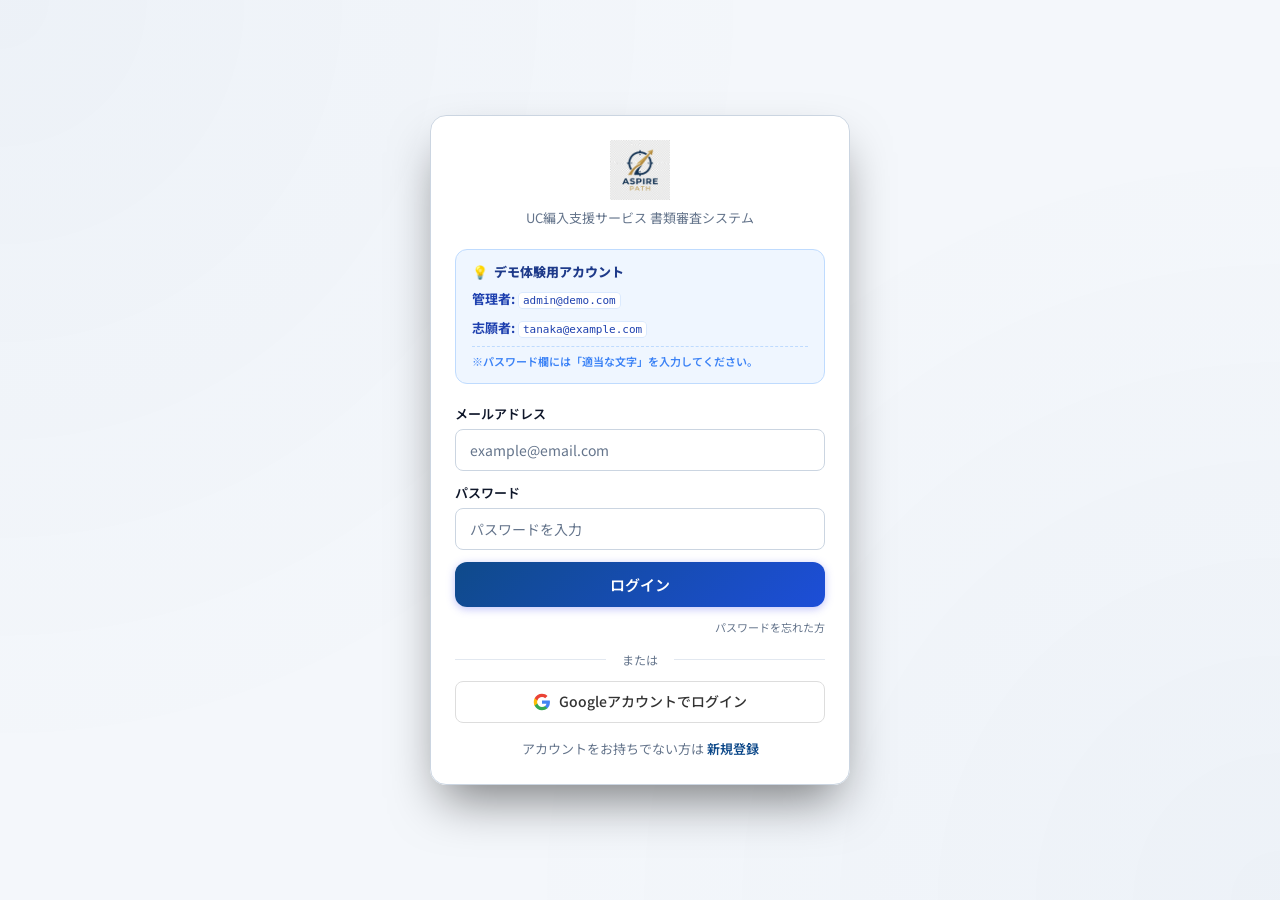
<file: index.html>
<!DOCTYPE html>
<html lang="ja">
<head>
  <meta charset="UTF-8">
  <meta name="viewport" content="width=device-width, initial-scale=1.0">
  <meta name="description" content="Aspire Path UC編入支援サービス 書類審査システム — ログイン・アカウント作成">
  <title>Aspire Path 書類審査システム — ログイン</title>
  <link rel="stylesheet" href="css/style.css">
  <link rel="icon" href="aspire-path-logo.png">
</head>
<body>
  <div class="app-container">
    <div class="auth-page">
      <div class="auth-card" id="authCard">

        <!-- Logo -->
        <div class="auth-card__logo" style="margin-bottom: 20px;">
          <img src="aspire-path-logo.png" alt="Aspire Path" style="height:60px;width:auto;object-fit:contain;display:block;margin:0 auto;">
          <div class="auth-card__logo-desc" style="margin-top:8px; font-size: 13px;">UC編入支援サービス 書類審査システム</div>
        </div>

        <!-- Demo Credentials -->
        <div style="margin: 0 0 20px 0; padding: 12px 16px; background: #eff6ff; border: 1px solid #bfdbfe; border-radius: 12px; font-size: 13px; color: #1e40af;">
          <div style="font-weight: 800; color: #1e3a8a; margin-bottom: 6px; display: flex; align-items: center; gap: 6px; font-size: 13px;">
            <span>💡</span> デモ体験用アカウント
          </div>
          <div style="display: flex; flex-wrap: wrap; gap: 8px 16px; margin-bottom: 8px;">
            <div><span style="font-weight: 700;">管理者:</span> <code style="background: #fff; padding: 1px 4px; border-radius: 4px; border: 1px solid #dbeafe; font-size: 11px;">admin@demo.com</code></div>
            <div><span style="font-weight: 700;">志願者:</span> <code style="background: #fff; padding: 1px 4px; border-radius: 4px; border: 1px solid #dbeafe; font-size: 11px;">tanaka@example.com</code></div>
          </div>
          <div style="font-size: 11px; color: #3b82f6; font-weight: 600; padding-top: 6px; border-top: 1px dashed #bfdbfe;">
            ※パスワード欄には「適当な文字」を入力してください。
          </div>
        </div>

        <!-- Login Form (default) -->
        <div id="loginForm">
          <div class="form-group" style="margin-bottom: 12px;">
            <label class="form-group__label" for="loginEmail" style="margin-bottom: 4px; font-size: 13px;">メールアドレス</label>
            <input type="email" class="form-input" id="loginEmail" placeholder="example@email.com" autocomplete="email" style="padding: 10px 14px;">
          </div>
          <div class="form-group" style="margin-bottom: 12px;">
            <label class="form-group__label" for="loginPassword" style="margin-bottom: 4px; font-size: 13px;">パスワード</label>
            <input type="password" class="form-input" id="loginPassword" placeholder="パスワードを入力" autocomplete="current-password" style="padding: 10px 14px;">
          </div>
          <button class="btn btn--primary btn--full btn--lg" id="loginBtn" type="button" style="padding: 12px; font-size: 15px;">
            ログイン
          </button>
          <div style="text-align:right;margin-top:6px;">
            <a href="#" id="showResetPassword" style="font-size: 11px; color:var(--text-muted);">パスワードを忘れた方</a>
          </div>

          <div class="auth-divider" style="margin: 12px 0;">または</div>

          <button class="btn btn--google btn--full" id="googleLoginBtn" type="button" style="padding: 10px;">
            <svg viewBox="0 0 24 24" width="16" height="16">
              <path fill="#4285F4" d="M22.56 12.25c0-.78-.07-1.53-.2-2.25H12v4.26h5.92a5.06 5.06 0 0 1-2.2 3.32v2.77h3.57c2.08-1.92 3.28-4.74 3.28-8.1z"/>
              <path fill="#34A853" d="M12 23c2.97 0 5.46-.98 7.28-2.66l-3.57-2.77c-.98.66-2.23 1.06-3.71 1.06-2.86 0-5.29-1.93-6.16-4.53H2.18v2.84C3.99 20.53 7.7 23 12 23z"/>
              <path fill="#FBBC05" d="M5.84 14.09c-.22-.66-.35-1.36-.35-2.09s.13-1.43.35-2.09V7.07H2.18C1.43 8.55 1 10.22 1 12s.43 3.45 1.18 4.93l2.85-2.22.81-.62z"/>
              <path fill="#EA4335" d="M12 5.38c1.62 0 3.06.56 4.21 1.64l3.15-3.15C17.45 2.09 14.97 1 12 1 7.7 1 3.99 3.47 2.18 7.07l3.66 2.84c.87-2.6 3.3-4.53 6.16-4.53z"/>
            </svg>
            Googleアカウントでログイン
          </button>

          <div class="auth-toggle" style="margin-top: 16px; font-size: 13px;">
            アカウントをお持ちでない方は <a href="#" id="showSignup">新規登録</a>
          </div>
        </div>

        <!-- Signup Form (hidden) -->
        <div id="signupForm" class="hidden">
          <div class="form-group">
            <label class="form-group__label" for="signupName">お名前</label>
            <input type="text" class="form-input" id="signupName" placeholder="山田 太郎" autocomplete="name">
          </div>
          <div class="form-group">
            <label class="form-group__label" for="signupEmail">メールアドレス</label>
            <input type="email" class="form-input" id="signupEmail" placeholder="example@email.com" autocomplete="email">
          </div>
          <div class="form-group">
            <label class="form-group__label" for="signupPassword">パスワード</label>
            <input type="password" class="form-input" id="signupPassword" placeholder="6文字以上" autocomplete="new-password">
            <div class="form-group__hint">パスワードは6文字以上で設定してください</div>
          </div>
          <button class="btn btn--primary btn--full btn--lg" id="signupBtn" type="button">
            アカウント作成
          </button>

          <div class="auth-divider">または</div>

          <button class="btn btn--google btn--full" id="googleSignupBtn" type="button">
            <svg viewBox="0 0 24 24" width="18" height="18">
              <path fill="#4285F4" d="M22.56 12.25c0-.78-.07-1.53-.2-2.25H12v4.26h5.92a5.06 5.06 0 0 1-2.2 3.32v2.77h3.57c2.08-1.92 3.28-4.74 3.28-8.1z"/>
              <path fill="#34A853" d="M12 23c2.97 0 5.46-.98 7.28-2.66l-3.57-2.77c-.98.66-2.23 1.06-3.71 1.06-2.86 0-5.29-1.93-6.16-4.53H2.18v2.84C3.99 20.53 7.7 23 12 23z"/>
              <path fill="#FBBC05" d="M5.84 14.09c-.22-.66-.35-1.36-.35-2.09s.13-1.43.35-2.09V7.07H2.18C1.43 8.55 1 10.22 1 12s.43 3.45 1.18 4.93l2.85-2.22.81-.62z"/>
              <path fill="#EA4335" d="M12 5.38c1.62 0 3.06.56 4.21 1.64l3.15-3.15C17.45 2.09 14.97 1 12 1 7.7 1 3.99 3.47 2.18 7.07l3.66 2.84c.87-2.6 3.3-4.53 6.16-4.53z"/>
            </svg>
            Googleアカウントで登録
          </button>

          <div class="auth-toggle">
            既にアカウントをお持ちの方は <a href="#" id="showLogin">ログイン</a>
          </div>
        </div>

        <!-- Password Reset Form (hidden) -->
        <div id="resetForm" class="hidden">
          <div style="text-align:center;margin-bottom:20px;">
            <div style="font-size:32px;margin-bottom:8px;">🔑</div>
            <div style="font-weight:700;font-size:18px;margin-bottom:6px;">パスワードリセット</div>
            <div class="text-muted" style="font-size:13px;">登録済みのメールアドレスを入力してください。<br>パスワード再設定用のメールをお送りします。</div>
          </div>
          <div class="form-group">
            <label class="form-group__label" for="resetEmail">メールアドレス</label>
            <input type="email" class="form-input" id="resetEmail" placeholder="example@email.com" autocomplete="email">
          </div>
          <button class="btn btn--primary btn--full btn--lg" id="resetBtn" type="button">
            リセットメールを送信
          </button>
          <div class="auth-toggle" style="margin-top:16px;">
            <a href="#" id="showLoginFromReset">← ログインに戻る</a>
          </div>
        </div>

        <!-- Error message area -->
        <div id="authError" class="alert alert--error hidden mt-md" role="alert">
          <span class="alert__icon">⚠️</span>
          <span id="authErrorMsg"></span>
        </div>

        <!-- Loading -->
        <div id="authLoading" class="loading-overlay hidden">
          <div class="spinner spinner--lg"></div>
          <span>処理中...</span>
        </div>

      </div>
    </div>
  </div>

  <!-- Toast Container -->
  <div class="toast-container" id="toastContainer"></div>

  <script type="module" src="js/auth.js"></script>
</body>
</html>
</file>
<file: css/style.css>
/* ============================================
   BUCHI 書類審査システム — Design System
   ============================================ */

/* --- Google Fonts --- */
@import url('https://fonts.googleapis.com/css2?family=Outfit:wght@300;400;500;600;700;800&family=Noto+Sans+JP:wght@300;400;500;700&display=swap');

/* --- CSS Custom Properties --- */
:root {
  /* Colors — Trustworthy Academic Light Palette */
  --bg-primary: #f4f7fb;      /* Clean off-white/very light blue background */
  --bg-secondary: #eef2f6;    /* Subtle contrast background */
  --bg-tertiary: #e2e8f0;     /* Borders or dividers */
  --bg-card: #ffffff;         /* Pure white cards */
  --bg-card-hover: #fafafa;
  --bg-glass: rgba(255, 255, 255, 0.95);
  --bg-input: #ffffff;
  --bg-input-focus: #ffffff;

  --border-subtle: #e2e8f0;
  --border-default: #cbd5e1;
  --border-focus: #0f4a8a;    /* Official Navy Blue */

  --text-primary: #0f172a;    /* High contrast dark slate / almost black */
  --text-secondary: #334155;  /* Dark gray for secondary text */
  --text-muted: #64748b;      /* Gray for hints */
  --text-inverse: #ffffff;    /* White text for buttons */

  /* Accent Colors — Official Navy & Classic Gold/Blue */
  --accent-start: #0f4a8a;    /* Academic Navy Blue */
  --accent-mid: #1d4ed8;      /* Royal Blue */
  --accent-end: #1e3a8a;      /* Deep Navy */
  --accent-gold: #b48e4b;     /* Classic Academic Gold */
  
  --gradient-accent: linear-gradient(135deg, var(--accent-start), var(--accent-mid));
  --gradient-accent-hover: linear-gradient(135deg, var(--accent-mid), var(--accent-start));
  --gradient-surface: linear-gradient(180deg, #ffffff 0%, #f8fafc 100%);

  /* Semantic Colors — Clear and Professional */
  --color-success: #059669;
  --color-success-bg: #ecfdf5;
  --color-success-border: #d1fae5;
  --color-warning: #d97706;
  --color-warning-bg: #fffbeb;
  --color-warning-border: #fef3c7;
  --color-error: #dc2626;
  --color-error-bg: #fef2f2;
  --color-error-border: #fee2e2;
  --color-info: #0284c7;
  --color-info-bg: #f0f9ff;
  --color-info-border: #e0f2fe;

  /* Typography — Very legible, classic pairing */
  --font-primary: 'Noto Sans JP', sans-serif;
  --font-heading: 'Outfit', 'Noto Sans JP', sans-serif;
  
  /* Shadows — Crisp and realistic */
  --shadow-sm: 0 1px 2px rgba(0, 0, 0, 0.05);
  --shadow-md: 0 4px 6px -1px rgba(0, 0, 0, 0.05), 0 2px 4px -1px rgba(0, 0, 0, 0.03);
  --shadow-lg: 0 10px 15px -3px rgba(0, 0, 0, 0.05), 0 4px 6px -2px rgba(0, 0, 0, 0.03);

  /* Spacing - Standard Scale */
  --space-xs: 0.25rem;
  --space-sm: 0.5rem;
  --space-md: 1rem;
  --space-lg: 1.5rem;
  --space-xl: 2rem;
  --space-2xl: 3rem;
  --space-3xl: 4rem;

  /* Status Colors */
  --status-pending: #64748b;
  --status-review: #0284c7;
  --status-interview: #7c3aed;
  --status-accepted: #059669;
  --status-rejected: #dc2626;

  /* Radius — Crisp, slightly rounded */
  --radius-sm: 4px;
  --radius-md: 8px;
  --radius-lg: 12px;
  --radius-xl: 16px;
  --radius-full: 9999px;

  /* Transitions */
  --transition-fast: 150ms ease;
  --transition-base: 250ms ease;
  --transition-slow: 400ms ease;

  /* Z-index layers */
  --z-dropdown: 100;
  --z-modal: 200;
  --z-toast: 300;
  --z-overlay: 400;
}

/* --- Reset & Base --- */
*, *::before, *::after {
  box-sizing: border-box;
  margin: 0;
  padding: 0;
}

html {
  font-size: 16px;
  scroll-behavior: smooth;
  -webkit-font-smoothing: antialiased;
  text-rendering: optimizeLegibility;
}

body {
  font-family: var(--font-primary);
  background-color: var(--bg-primary);
  color: var(--text-primary);
  line-height: 1.6;
  min-height: 100vh;
  overflow-x: hidden;
}

/* Animated background — Elegant radial light */
body::before {
  content: '';
  position: fixed;
  top: 0;
  left: 0;
  width: 100%;
  height: 100%;
  background:
    radial-gradient(circle at 0% 0%, rgba(15, 74, 138, 0.03) 0%, transparent 50%),
    radial-gradient(circle at 100% 100%, rgba(15, 74, 138, 0.03) 0%, transparent 50%);
  pointer-events: none;
  z-index: 0;
}

a {
  color: var(--accent-start);
  text-decoration: none;
  transition: color var(--transition-fast);
}
a:hover { color: var(--accent-mid); }

img { max-width: 100%; display: block; }

/* --- Scrollbar --- */
::-webkit-scrollbar { width: 6px; }
::-webkit-scrollbar-track { background: var(--bg-primary); }
::-webkit-scrollbar-thumb {
  background: var(--bg-tertiary);
  border-radius: var(--radius-full);
}
::-webkit-scrollbar-thumb:hover { background: var(--accent-start); }

/* ============================================
   Layout
   ============================================ */
.app-container {
  position: relative;
  z-index: 1;
  min-height: 100vh;
}

.page-wrapper {
  max-width: 1200px;
  margin: 0 auto;
  padding: var(--space-lg);
}

.page-wrapper--narrow {
  max-width: 600px;
}

.page-wrapper--wide {
  max-width: 1400px;
}

/* ============================================
   Header / Navigation
   ============================================ */
.app-header {
  display: flex;
  align-items: center;
  justify-content: space-between;
  padding: var(--space-md) var(--space-xl);
  background: var(--bg-glass);
  backdrop-filter: blur(24px) saturate(180%);
  -webkit-backdrop-filter: blur(24px) saturate(180%);
  border-bottom: 1px solid var(--border-subtle);
  position: sticky;
  top: 0;
  z-index: var(--z-dropdown);
  box-shadow: 0 4px 30px rgba(0, 0, 0, 0.1);
}

.app-logo {
  display: flex;
  align-items: center;
  gap: var(--space-sm);
}

.app-logo__icon {
  width: 36px;
  height: 36px;
  background: var(--gradient-accent);
  border-radius: var(--radius-md);
  display: flex;
  align-items: center;
  justify-content: center;
  font-weight: 800;
  font-size: 16px;
  color: white;
}

.app-logo__text {
  font-size: 20px;
  font-weight: 700;
  background: var(--gradient-accent);
  -webkit-background-clip: text;
  -webkit-text-fill-color: transparent;
  background-clip: text;
}

.app-logo__subtitle {
  font-size: 11px;
  color: var(--text-muted);
  font-weight: 400;
  margin-left: var(--space-sm);
}

.header-actions {
  display: flex;
  align-items: center;
  gap: var(--space-md);
}

.user-info {
  display: flex;
  align-items: center;
  gap: var(--space-sm);
  color: var(--text-secondary);
  font-size: 14px;
}

.user-info__avatar {
  width: 32px;
  height: 32px;
  border-radius: var(--radius-full);
  background: var(--gradient-accent);
  display: flex;
  align-items: center;
  justify-content: center;
  font-weight: 600;
  font-size: 13px;
  color: white;
}

/* ============================================
   Buttons
   ============================================ */
.btn {
  display: inline-flex;
  align-items: center;
  justify-content: center;
  gap: var(--space-sm);
  padding: 10px 20px;
  border: none;
  border-radius: var(--radius-md);
  font-family: var(--font-primary);
  font-size: 14px;
  font-weight: 600;
  cursor: pointer;
  transition: all var(--transition-base);
  white-space: nowrap;
  text-decoration: none;
  line-height: 1.4;
}

.btn:disabled {
  opacity: 0.5;
  cursor: not-allowed;
}

.btn--primary {
  background: var(--gradient-accent);
  color: white;
  box-shadow: 0 2px 8px rgba(99, 102, 241, 0.4);
  transition: all var(--transition-base);
}
.btn--primary:hover:not(:disabled) {
  background: var(--gradient-accent-hover);
  box-shadow: 0 4px 12px rgba(99, 102, 241, 0.6);
  transform: translateY(-1px);
}
.btn--primary:active:not(:disabled) {
  transform: translateY(0);
}

.btn--secondary {
  background: var(--bg-input);
  color: var(--text-primary);
  border: 1px solid var(--border-default);
}
.btn--secondary:hover:not(:disabled) {
  background: var(--bg-input-focus);
  border-color: var(--border-focus);
}

.btn--ghost {
  background: transparent;
  color: var(--text-secondary);
  padding: 8px 12px;
}
.btn--ghost:hover:not(:disabled) {
  color: var(--text-primary);
  background: var(--bg-input);
}

.btn--danger {
  background: var(--color-error);
  color: white;
}
.btn--danger:hover:not(:disabled) {
  background: #ef4444;
  transform: translateY(-1px);
}

.btn--success {
  background: var(--color-success);
  color: var(--text-inverse);
}
.btn--success:hover:not(:disabled) {
  background: #2dd486;
  transform: translateY(-1px);
}

.btn--sm {
  padding: 6px 12px;
  font-size: 12px;
  border-radius: var(--radius-sm);
}

.btn--lg {
  padding: 14px 28px;
  font-size: 16px;
  border-radius: var(--radius-lg);
}

.btn--full {
  width: 100%;
}

.btn--google {
  background: white;
  color: #333;
  border: 1px solid #ddd;
  font-weight: 500;
}
.btn--google:hover:not(:disabled) {
  background: #f5f5f5;
  transform: translateY(-1px);
  box-shadow: var(--shadow-md);
}
.btn--google svg {
  width: 18px;
  height: 18px;
}

/* ============================================
   Cards
   ============================================ */
.card {
  background: var(--bg-card);
  backdrop-filter: blur(12px);
  -webkit-backdrop-filter: blur(12px);
  border: 1px solid var(--border-subtle);
  border-radius: var(--radius-lg);
  padding: var(--space-xl);
  transition: all var(--transition-base);
  box-shadow: var(--shadow-md);
  position: relative;
  overflow: hidden;
}

.card::after {
  content: none;
}

.card:hover {
  border-color: rgba(255, 255, 255, 0.15);
  box-shadow: var(--shadow-lg);
  background: var(--bg-card-hover);
}

.card--clickable {
  cursor: pointer;
  transition: all var(--transition-base);
}
.card--clickable:hover {
  transform: translateY(-2px);
  border-color: rgba(99, 102, 241, 0.5);
  box-shadow: 0 8px 24px rgba(0, 0, 0, 0.2);
}

.card--glass {
  background: var(--bg-glass);
  backdrop-filter: blur(20px);
  -webkit-backdrop-filter: blur(20px);
}

.card__header {
  display: flex;
  align-items: center;
  justify-content: space-between;
  margin-bottom: var(--space-lg);
}

.card__title {
  font-size: 18px;
  font-weight: 700;
  color: var(--text-primary);
}

.card__subtitle {
  font-size: 13px;
  color: var(--text-muted);
  margin-top: var(--space-xs);
}

.card__icon {
  width: 48px;
  height: 48px;
  border-radius: var(--radius-md);
  display: flex;
  align-items: center;
  justify-content: center;
  font-size: 24px;
  flex-shrink: 0;
}

.card__icon--purple {
  background: #f0fdfa;
  color: #0f766e;
}

.card__icon--blue {
  background: #eff6ff;
  color: #1d4ed8;
}

.card__icon--green {
  background: #f0fdf4;
  color: #15803d;
}

/* ============================================
   Status Badges
   ============================================ */
.status-badge {
  display: inline-flex;
  align-items: center;
  gap: 8px;
  padding: 6px 14px;
  border-radius: var(--radius-full);
  font-size: 11px;
  font-weight: 700;
  text-transform: uppercase;
  letter-spacing: 0.05em;
  box-shadow: var(--shadow-sm);
}

.status-badge::before {
  content: '';
  width: 6px;
  height: 6px;
  border-radius: 50%;
}

.status-badge--not-started {
  background: rgba(148, 163, 184, 0.1);
  color: var(--status-pending);
  border: 1px solid rgba(148, 163, 184, 0.2);
}
.status-badge--not-started::before { background: var(--status-pending); }

.status-badge--draft {
  background: var(--color-warning-bg);
  color: var(--color-warning);
  border: 1px solid var(--color-warning-border);
}
.status-badge--draft::before { background: var(--color-warning); }

.status-badge--submitted {
  background: var(--color-success-bg);
  color: var(--color-success);
  border: 1px solid var(--color-success-border);
}
.status-badge--submitted::before { background: var(--color-success); }

.status-badge--review {
  background: var(--color-info-bg);
  color: var(--color-info);
  border: 1px solid var(--color-info-border);
}
.status-badge--review::before { background: var(--color-info); }

.status-badge--interview {
  background: rgba(167, 139, 250, 0.1);
  color: #a78bfa;
  border: 1px solid rgba(167, 139, 250, 0.3);
}
.status-badge--interview::before { background: #a78bfa; }

.status-badge--accepted {
  background: var(--color-success-bg);
  color: var(--color-success);
  border: 1px solid var(--color-success-border);
}
.status-badge--accepted::before { background: var(--color-success); }

.status-badge--rejected {
  background: var(--color-error-bg);
  color: var(--color-error);
  border: 1px solid var(--color-error-border);
}
.status-badge--rejected::before { background: var(--color-error); }

/* ============================================
   Progress Bar
   ============================================ */
.progress-bar {
  width: 100%;
  height: 6px;
  background: var(--bg-input);
  border-radius: var(--radius-full);
  overflow: hidden;
  margin: var(--space-md) 0;
}

.progress-bar__fill {
  height: 100%;
  background: var(--gradient-accent);
  border-radius: var(--radius-full);
  transition: width var(--transition-slow);
  min-width: 0;
}

.progress-label {
  display: flex;
  justify-content: space-between;
  font-size: 13px;
  color: var(--text-muted);
  margin-bottom: var(--space-xs);
}

/* ============================================
   Forms
   ============================================ */
.form-group {
  margin-bottom: var(--space-lg);
}

.form-group__label {
  display: block;
  font-size: 14px;
  font-weight: 600;
  color: var(--text-primary);
  margin-bottom: var(--space-sm);
}

.form-group__label--required::after {
  content: ' *';
  color: var(--color-error);
}

.form-group__hint {
  font-size: 12px;
  color: var(--text-muted);
  margin-top: var(--space-xs);
}

.form-input,
.form-select,
.form-textarea {
  width: 100%;
  padding: 12px 16px;
  background: var(--bg-input);
  border: 1px solid var(--border-default);
  border-radius: var(--radius-md);
  color: var(--text-primary);
  font-family: var(--font-primary);
  font-size: 14px;
  transition: all var(--transition-fast);
  outline: none;
}

.form-input:focus,
.form-select:focus,
.form-textarea:focus {
  background: var(--bg-input-focus);
  border-color: var(--border-focus);
  box-shadow: 0 0 0 3px rgba(15, 74, 138, 0.15);
}

.form-input::placeholder,
.form-textarea::placeholder {
  color: var(--text-muted);
}

.form-select {
  appearance: none;
  background-image: url("data:image/svg+xml,%3Csvg xmlns='http://www.w3.org/2000/svg' width='12' height='12' fill='%2364748b' viewBox='0 0 16 16'%3E%3Cpath d='M8 11L3 6h10z'/%3E%3C/svg%3E");
  background-repeat: no-repeat;
  background-position: calc(100% - 12px) center;
  padding-right: 36px !important;
  cursor: pointer;
}

.form-select--sm {
  padding-top: 6px;
  padding-bottom: 6px;
  font-size: 12px;
}

.form-select option {
  background-color: var(--bg-secondary);
  color: var(--text-primary);
}

.form-textarea {
  resize: vertical;
  min-height: 120px;
  line-height: 1.7;
}

.form-input--error,
.form-select--error,
.form-textarea--error {
  border-color: var(--color-error);
  box-shadow: 0 0 0 3px rgba(248, 113, 113, 0.15);
}

/* Checkbox & Radio */
.checkbox-group {
  display: flex;
  flex-direction: column;
  gap: var(--space-sm);
}

.checkbox-item {
  display: flex;
  align-items: center;
  gap: var(--space-sm);
  padding: 8px 12px;
  border-radius: var(--radius-sm);
  cursor: pointer;
  transition: background var(--transition-fast);
}

.checkbox-item:hover {
  background: var(--bg-input);
}

.checkbox-item input[type="checkbox"] {
  appearance: none;
  width: 18px;
  height: 18px;
  border: 2px solid var(--border-default);
  border-radius: 4px;
  cursor: pointer;
  transition: all var(--transition-fast);
  flex-shrink: 0;
  position: relative;
}

.checkbox-item input[type="checkbox"]:checked {
  background: var(--accent-start);
  border-color: var(--accent-start);
}

.checkbox-item input[type="checkbox"]:checked::after {
  content: '✓';
  position: absolute;
  top: 50%;
  left: 50%;
  transform: translate(-50%, -50%);
  color: white;
  font-size: 12px;
  font-weight: 700;
}

.checkbox-item label {
  font-size: 14px;
  color: var(--text-primary);
  cursor: pointer;
  user-select: none;
}

/* Character Counter */
.char-counter {
  display: flex;
  justify-content: flex-end;
  gap: var(--space-sm);
  margin-top: var(--space-xs);
  font-size: 12px;
  font-family: var(--font-mono);
}

.char-counter__current {
  color: var(--text-secondary);
}

.char-counter--over .char-counter__current {
  color: var(--color-error);
  font-weight: 600;
}

.char-counter--under .char-counter__current {
  color: var(--color-warning);
}

.char-counter--ok .char-counter__current {
  color: var(--color-success);
}

.char-counter__limit {
  color: var(--text-muted);
}

/* ============================================
   Alerts
   ============================================ */
.alert {
  padding: var(--space-md) var(--space-lg);
  border-radius: var(--radius-md);
  font-size: 14px;
  display: flex;
  align-items: flex-start;
  gap: var(--space-md);
  margin-bottom: var(--space-lg);
  border: 1px solid;
}

.alert__icon {
  font-size: 18px;
  flex-shrink: 0;
  margin-top: 1px;
}

.alert--success {
  background: var(--color-success-bg);
  border-color: var(--color-success-border);
  color: var(--color-success);
}

.alert--warning {
  background: var(--color-warning-bg);
  border-color: var(--color-warning-border);
  color: var(--color-warning);
}

.alert--error {
  background: var(--color-error-bg);
  border-color: var(--color-error-border);
  color: var(--color-error);
}

.alert--info {
  background: var(--color-info-bg);
  border-color: var(--color-info-border);
  color: var(--color-info);
}

/* ============================================
   Tabs
   ============================================ */
.tab-nav {
  display: flex;
  gap: var(--space-xs);
  border-bottom: 1px solid var(--border-subtle);
  margin-bottom: var(--space-xl);
  overflow-x: auto;
  -webkit-overflow-scrolling: touch;
}

.tab-nav__item {
  padding: var(--space-md) var(--space-lg);
  font-size: 14px;
  font-weight: 600;
  color: var(--text-muted);
  cursor: pointer;
  border-bottom: 2px solid transparent;
  transition: all var(--transition-fast);
  white-space: nowrap;
  background: none;
  border-top: none;
  border-left: none;
  border-right: none;
  font-family: var(--font-primary);
}

.tab-nav__item:hover {
  color: var(--text-secondary);
}

.tab-nav__item--active {
  color: var(--accent-start);
  border-bottom-color: var(--accent-start);
}

.tab-panel {
  display: none;
  animation: fadeIn 0.3s ease;
}

.tab-panel--active {
  display: block;
}

/* ============================================
   Tables (Admin)
   ============================================ */
.data-table-wrapper {
  overflow-x: auto;
  border-radius: var(--radius-lg);
  border: 1px solid var(--border-subtle);
}

.data-table {
  width: 100%;
  border-collapse: collapse;
  font-size: 14px;
}

.data-table th {
  padding: var(--space-md) var(--space-lg);
  text-align: left;
  font-weight: 700;
  color: var(--text-secondary);
  background: var(--bg-input);
  border-bottom: 1px solid var(--border-default);
  white-space: nowrap;
  font-size: 11px;
  text-transform: uppercase;
  letter-spacing: 0.1em;
}

.data-table th.sortable {
  cursor: pointer;
  user-select: none;
  transition: all var(--transition-fast);
}
.data-table th.sortable:hover {
  color: var(--text-primary);
  background: var(--bg-input-focus);
}
.data-table th.sortable::after {
  content: ' ↕';
  opacity: 0.3;
  margin-left: 4px;
}
.data-table th.sortable.sort-asc::after {
  content: ' ↑';
  opacity: 1;
  color: var(--accent-start);
}
.data-table th.sortable.sort-desc::after {
  content: ' ↓';
  opacity: 1;
  color: var(--accent-start);
}

.data-table td {
  padding: var(--space-md) var(--space-lg);
  border-bottom: 1px solid var(--border-subtle);
  color: var(--text-primary);
  vertical-align: middle;
}

.data-table tbody tr {
  transition: background var(--transition-fast);
}

.data-table tbody tr:hover {
  background: var(--bg-glass);
}

.data-table tbody tr:last-child td {
  border-bottom: none;
}

/* ============================================
   Score Gauge
   ============================================ */
.score-gauge {
  display: flex;
  flex-direction: column;
  align-items: center;
  gap: var(--space-sm);
}

.score-gauge__circle {
  width: 80px;
  height: 80px;
  border-radius: 50%;
  display: flex;
  align-items: center;
  justify-content: center;
  font-size: 24px;
  font-weight: 800;
  position: relative;
}

.score-gauge__circle::before {
  content: '';
  position: absolute;
  inset: 3px;
  border-radius: 50%;
  background: var(--bg-primary);
}

.score-gauge__value {
  position: relative;
  z-index: 1;
}

.score-gauge__label {
  font-size: 12px;
  color: var(--text-muted);
  font-weight: 500;
}

.score-gauge--high .score-gauge__circle {
  background: conic-gradient(var(--color-success) var(--score-pct, 80%), var(--bg-tertiary) 0);
  color: var(--color-success);
}

.score-gauge--mid .score-gauge__circle {
  background: conic-gradient(var(--color-warning) var(--score-pct, 60%), var(--bg-tertiary) 0);
  color: var(--color-warning);
}

.score-gauge--low .score-gauge__circle {
  background: conic-gradient(var(--color-error) var(--score-pct, 30%), var(--bg-tertiary) 0);
  color: var(--color-error);
}

/* ============================================
   Filter Bar (Admin)
   ============================================ */
.filter-bar {
  display: flex;
  gap: var(--space-lg);
  flex-wrap: wrap;
  align-items: center;
  margin-bottom: var(--space-xl);
  padding: var(--space-lg) var(--space-xl);
  background: var(--bg-card);
  backdrop-filter: blur(12px);
  -webkit-backdrop-filter: blur(12px);
  border-radius: var(--radius-lg);
  border: 1px solid var(--border-subtle);
  box-shadow: var(--shadow-md);
}

.filter-bar .form-select,
.filter-bar .form-input {
  max-width: 200px;
  padding: 8px 12px;
  font-size: 13px;
}

.filter-bar__label {
  font-size: 12px;
  font-weight: 600;
  color: var(--text-muted);
  text-transform: uppercase;
  letter-spacing: 0.05em;
}

/* ============================================
   Auth Page
   ============================================ */
.auth-page {
  display: flex;
  align-items: center;
  justify-content: center;
  min-height: 100vh;
  padding: var(--space-lg);
}

.auth-card {
  width: 100%;
  max-width: 420px;
  background: var(--bg-glass);
  backdrop-filter: blur(40px);
  -webkit-backdrop-filter: blur(40px);
  border: 1px solid var(--border-default);
  border-radius: var(--radius-xl);
  padding: var(--space-lg);
  box-shadow: 0 25px 50px -12px rgba(0, 0, 0, 0.5);
  animation: slideUp 0.6s ease-out;
}

.auth-card__logo {
  text-align: center;
  margin-bottom: var(--space-xl);
}

.auth-card__logo-icon {
  width: 64px;
  height: 64px;
  background: var(--gradient-accent);
  border-radius: var(--radius-lg);
  display: inline-flex;
  align-items: center;
  justify-content: center;
  font-size: 28px;
  font-weight: 800;
  color: white;
  margin-bottom: var(--space-md);
  box-shadow: var(--shadow-glow-strong);
}

.auth-card__logo-text {
  font-size: 32px;
  font-weight: 800;
  letter-spacing: -0.02em;
  background: linear-gradient(135deg, #fff 0%, #cbd5e1 100%);
  -webkit-background-clip: text;
  -webkit-text-fill-color: transparent;
  background-clip: text;
}

.auth-card__logo-desc {
  font-size: 14px;
  color: var(--text-muted);
  margin-top: var(--space-xs);
}

.auth-divider {
  display: flex;
  align-items: center;
  gap: var(--space-md);
  margin: var(--space-lg) 0;
  color: var(--text-muted);
  font-size: 12px;
}
.auth-divider::before,
.auth-divider::after {
  content: '';
  flex: 1;
  height: 1px;
  background: var(--border-subtle);
}

.auth-toggle {
  text-align: center;
  margin-top: var(--space-lg);
  font-size: 14px;
  color: var(--text-muted);
}

.auth-toggle a {
  font-weight: 600;
}

/* ============================================
   Dashboard Cards
   ============================================ */
.dashboard-grid {
  display: grid;
  grid-template-columns: repeat(auto-fit, minmax(300px, 1fr));
  gap: var(--space-xl);
  margin-top: var(--space-xl);
}

.dashboard-card {
  background: var(--bg-card);
  backdrop-filter: blur(16px);
  -webkit-backdrop-filter: blur(16px);
  border: 1px solid var(--border-subtle);
  border-radius: var(--radius-xl);
  padding: var(--space-xl);
  cursor: pointer;
  transition: all var(--transition-base);
  position: relative;
  overflow: hidden;
  box-shadow: var(--shadow-md);
}

.dashboard-card::before {
  content: '';
  position: absolute;
  top: 0;
  left: 0;
  right: 0;
  height: 3px;
  background: var(--gradient-accent);
  opacity: 0;
  transition: opacity var(--transition-base);
}

.dashboard-card:hover {
  transform: translateY(-8px);
  border-color: var(--border-focus);
  box-shadow: 0 20px 40px -10px rgba(0, 0, 0, 0.4), 0 0 20px rgba(99, 102, 241, 0.2);
  background: var(--bg-card-hover);
}

.dashboard-card:hover::before {
  opacity: 1;
  height: 4px;
}

.dashboard-card__header {
  display: flex;
  align-items: flex-start;
  gap: var(--space-md);
  margin-bottom: var(--space-lg);
}

.dashboard-card__content {
  flex: 1;
}

.dashboard-card__label {
  font-size: 12px;
  font-weight: 600;
  color: var(--text-muted);
  text-transform: uppercase;
  letter-spacing: 0.05em;
  margin-bottom: var(--space-xs);
}

.dashboard-card__title {
  font-size: 18px;
  font-weight: 700;
}

.dashboard-card__desc {
  font-size: 13px;
  color: var(--text-secondary);
  margin-top: var(--space-sm);
  line-height: 1.5;
}

/* ============================================
   Section
   ============================================ */
.section {
  display: none;
  animation: fadeIn 0.4s ease;
}

.section--active {
  display: block;
}

.section__header {
  display: flex;
  align-items: center;
  justify-content: space-between;
  margin-bottom: var(--space-xl);
  flex-wrap: wrap;
  gap: var(--space-md);
}

.section__title {
  font-size: 24px;
  font-weight: 700;
}

.section__back {
  display: inline-flex;
  align-items: center;
  gap: var(--space-sm);
  font-size: 14px;
  color: var(--text-muted);
  cursor: pointer;
  padding: var(--space-sm) var(--space-md);
  border-radius: var(--radius-md);
  transition: all var(--transition-fast);
  background: none;
  border: none;
  font-family: var(--font-primary);
}

.section__back:hover {
  color: var(--text-primary);
  background: var(--bg-input);
}

/* ============================================
   Requirement Check Specific
   ============================================ */
.requirement-area {
  background: var(--bg-glass);
  border: 1px solid var(--border-subtle);
  border-radius: var(--radius-lg);
  padding: var(--space-lg);
  margin-bottom: var(--space-lg);
  transition: border-color var(--transition-base);
}

.requirement-area--pass {
  border-color: var(--color-success-border);
}

.requirement-area--fail {
  border-color: var(--color-error-border);
}

.requirement-area__header {
  display: flex;
  align-items: center;
  justify-content: space-between;
  margin-bottom: var(--space-md);
}

.requirement-area__title {
  font-size: 16px;
  font-weight: 600;
}

.requirement-area__status {
  font-size: 12px;
  font-weight: 600;
  padding: 4px 10px;
  border-radius: var(--radius-full);
}

.requirement-area__status--pass {
  background: var(--color-success-bg);
  color: var(--color-success);
}

.requirement-area__status--fail {
  background: var(--color-error-bg);
  color: var(--color-error);
}

.requirement-area__status--pending {
  background: rgba(148, 163, 184, 0.1);
  color: var(--status-pending);
}

/* ============================================
   Dynamic List (Activities)
   ============================================ */
.dynamic-list__item {
  display: grid;
  grid-template-columns: 1fr 1fr auto auto;
  gap: var(--space-md);
  align-items: end;
  padding: var(--space-md);
  background: var(--bg-glass);
  border: 1px solid var(--border-subtle);
  border-radius: var(--radius-md);
  margin-bottom: var(--space-sm);
  animation: fadeIn 0.3s ease;
}

.dynamic-list__item .form-group {
  margin-bottom: 0;
}

.dynamic-list__remove {
  width: 36px;
  height: 36px;
  display: flex;
  align-items: center;
  justify-content: center;
  border: none;
  background: var(--color-error-bg);
  color: var(--color-error);
  border-radius: var(--radius-sm);
  cursor: pointer;
  transition: all var(--transition-fast);
  font-size: 18px;
}
.dynamic-list__remove:hover {
  background: var(--color-error);
  color: white;
}

/* ============================================
   Admin Detail
   ============================================ */
.detail-grid {
  display: grid;
  grid-template-columns: 1fr 1fr;
  gap: var(--space-lg);
}

.detail-item {
  margin-bottom: var(--space-md);
}

.detail-item__label {
  font-size: 12px;
  font-weight: 600;
  color: var(--text-muted);
  text-transform: uppercase;
  letter-spacing: 0.05em;
  margin-bottom: var(--space-xs);
}

.detail-item__value {
  font-size: 15px;
  color: var(--text-primary);
}

.detail-item__value--essay {
  white-space: pre-wrap;
  line-height: 1.8;
  background: var(--bg-glass);
  padding: var(--space-md);
  border-radius: var(--radius-md);
  border: 1px solid var(--border-subtle);
  max-height: 400px;
  overflow-y: auto;
}

.scores-grid {
  display: grid;
  grid-template-columns: repeat(auto-fit, minmax(150px, 1fr));
  gap: var(--space-lg);
  margin: var(--space-xl) 0;
}

/* ============================================
   Toast Notification
   ============================================ */
.toast-container {
  position: fixed;
  top: var(--space-lg);
  right: var(--space-lg);
  z-index: var(--z-toast);
  display: flex;
  flex-direction: column;
  gap: var(--space-sm);
}

.toast {
  padding: var(--space-md) var(--space-lg);
  border-radius: var(--radius-md);
  font-size: 14px;
  font-weight: 500;
  box-shadow: var(--shadow-lg);
  animation: slideInRight 0.3s ease;
  display: flex;
  align-items: center;
  gap: var(--space-sm);
  min-width: 280px;
  max-width: 400px;
}

.toast--success {
  background: #065f46;
  color: var(--color-success);
  border: 1px solid var(--color-success-border);
}

.toast--error {
  background: #7f1d1d;
  color: var(--color-error);
  border: 1px solid var(--color-error-border);
}

.toast--info {
  background: #1e3a5f;
  color: var(--color-info);
  border: 1px solid var(--color-info-border);
}

/* ============================================
   Loading Spinner
   ============================================ */
.spinner {
  display: inline-block;
  width: 20px;
  height: 20px;
  border: 2px solid var(--border-default);
  border-top-color: var(--accent-start);
  border-radius: 50%;
  animation: spin 0.8s linear infinite;
}

.spinner--lg {
  width: 40px;
  height: 40px;
  border-width: 3px;
}

.loading-overlay {
  display: flex;
  flex-direction: column;
  align-items: center;
  justify-content: center;
  gap: var(--space-md);
  padding: var(--space-3xl);
  color: var(--text-muted);
}

/* ============================================
   Empty State
   ============================================ */
.empty-state {
  text-align: center;
  padding: var(--space-3xl);
  color: var(--text-muted);
}

.empty-state__icon {
  font-size: 48px;
  margin-bottom: var(--space-md);
  opacity: 0.5;
}

.empty-state__text {
  font-size: 16px;
  margin-bottom: var(--space-lg);
}

/* ============================================
   Modal
   ============================================ */
.modal-overlay {
  position: fixed;
  inset: 0;
  background: rgba(0, 0, 0, 0.6);
  backdrop-filter: blur(4px);
  z-index: var(--z-overlay);
  display: none;
  align-items: center;
  justify-content: center;
  padding: var(--space-lg);
}

.modal-overlay--active {
  display: flex;
}

.modal {
  background: var(--bg-secondary);
  border: 1px solid var(--border-default);
  border-radius: var(--radius-xl);
  padding: var(--space-xl);
  max-width: 500px;
  width: 100%;
  box-shadow: var(--shadow-lg);
  animation: scaleIn 0.3s ease;
}

.modal__header {
  display: flex;
  align-items: center;
  justify-content: space-between;
  margin-bottom: var(--space-lg);
}

.modal__title {
  font-size: 18px;
  font-weight: 700;
}

.modal__close {
  width: 32px;
  height: 32px;
  display: flex;
  align-items: center;
  justify-content: center;
  border: none;
  background: var(--bg-input);
  color: var(--text-muted);
  border-radius: var(--radius-sm);
  cursor: pointer;
  font-size: 16px;
}

/* ============================================
   Form Action Bar
   ============================================ */
.form-actions {
  display: flex;
  gap: var(--space-md);
  justify-content: flex-end;
  margin-top: var(--space-xl);
  padding-top: var(--space-xl);
  border-top: 1px solid var(--border-subtle);
  flex-wrap: wrap;
}

.form-actions--sticky {
  position: sticky;
  bottom: 0;
  background: var(--bg-primary);
  padding: var(--space-lg);
  margin: 0 calc(var(--space-lg) * -1);
  margin-bottom: calc(var(--space-lg) * -1);
  border-radius: 0 0 var(--radius-lg) var(--radius-lg);
  z-index: 10;
}

/* ============================================
   Stats Row
   ============================================ */
.stats-row {
  display: flex;
  flex-wrap: wrap;
  gap: var(--space-sm);
  margin-bottom: var(--space-md);
}

.stat-card {
  background: var(--bg-card);
  border: 1px solid var(--border-subtle);
  border-radius: var(--radius-md);
  padding: var(--space-sm) var(--space-md);
  text-align: center;
  transition: all var(--transition-base);
  box-shadow: var(--shadow-sm);
  min-width: 120px;
  flex: 1;
  max-width: 200px;
}

.stat-card:hover {
  transform: translateY(-2px);
  border-color: var(--border-default);
  box-shadow: var(--shadow-md);
  background: var(--bg-card-hover);
}

.stat-card__value {
  font-size: 24px;
  font-weight: 800;
  letter-spacing: -0.02em;
  background: var(--gradient-accent);
  -webkit-background-clip: text;
  -webkit-text-fill-color: transparent;
  background-clip: text;
  line-height: 1;
}

.stat-card__label {
  font-size: 10px;
  font-weight: 700;
  color: var(--text-muted);
  text-transform: uppercase;
  letter-spacing: 0.05em;
  margin-top: 2px;
}

/* ============================================
   Animations
   ============================================ */
@keyframes fadeIn {
  from { opacity: 0; }
  to { opacity: 1; }
}

@keyframes slideUp {
  from {
    opacity: 0;
    transform: translateY(20px);
  }
  to {
    opacity: 1;
    transform: translateY(0);
  }
}

@keyframes slideInRight {
  from {
    opacity: 0;
    transform: translateX(20px);
  }
  to {
    opacity: 1;
    transform: translateX(0);
  }
}

@keyframes scaleIn {
  from {
    opacity: 0;
    transform: scale(0.95);
  }
  to {
    opacity: 1;
    transform: scale(1);
  }
}

@keyframes spin {
  to { transform: rotate(360deg); }
}

@keyframes pulse {
  0%, 100% { opacity: 1; }
  50% { opacity: 0.5; }
}



/* ============================================
   Responsive
   ============================================ */
.filter-bar > div {
  min-width: 140px;
}

.filter-bar .form-select {
  min-width: 120px;
}

@media (max-width: 768px) {
  .page-wrapper {
    padding: var(--space-md);
  }

  .app-header {
    padding: var(--space-sm) var(--space-md);
    flex-wrap: wrap;
  }

  .header-actions {
    gap: var(--space-sm);
  }

  .user-info span {
    display: none; /* Hide user name on mobile to save space */
  }

  .dashboard-grid {
    grid-template-columns: 1fr;
  }

  .dynamic-list__item {
    grid-template-columns: 1fr;
  }

  .detail-grid {
    grid-template-columns: 1fr;
  }

  .filter-bar {
    flex-direction: column;
    align-items: stretch;
  }

  .filter-bar .form-select,
  .filter-bar .form-input {
    max-width: none;
  }

  .data-table-wrapper {
    margin: 0 calc(var(--space-md) * -1);
    border-radius: 0;
    border-left: none;
    border-right: none;
    -webkit-overflow-scrolling: touch;
  }

  .section__header {
    flex-direction: column;
    align-items: flex-start;
  }

  .form-actions {
    flex-direction: column;
    position: sticky;
    bottom: 0;
    background: var(--bg-primary);
    padding: var(--space-md);
    margin: var(--space-md) calc(var(--space-md) * -1) calc(var(--space-md) * -1) calc(var(--space-md) * -1);
    border-top: 1px solid var(--border-subtle);
    box-shadow: 0 -4px 10px rgba(0,0,0,0.05);
    z-index: 10;
  }

  .form-actions .btn {
    width: 100%;
  }

  .stats-row {
    grid-template-columns: repeat(2, 1fr);
  }

  .auth-card {
    padding: var(--space-xl) var(--space-lg);
  }

  .scores-grid {
    grid-template-columns: repeat(2, 1fr);
  }

  .tab-nav {
    gap: 0;
    overflow-x: auto;
    white-space: nowrap;
    -webkit-overflow-scrolling: touch;
    scrollbar-width: none;
  }
  
  .tab-nav::-webkit-scrollbar {
    display: none;
  }

  .tab-nav__item {
    padding: var(--space-sm) var(--space-md);
    font-size: 13px;
  }
  
  .form-input,
  .form-select,
  .form-textarea {
    font-size: 16px;
  }

  /* Accepted Portal Mobile Fixes */
  #acceptedPortalPanel .flex.flex-wrap {
    flex-direction: column;
    align-items: stretch;
  }
  
  #acceptedPortalPanel .flex.flex-wrap > div {
    min-width: 0 !important;
    margin-bottom: var(--space-sm);
  }

  #acceptedUnivList {
    grid-template-columns: 1fr !important;
  }

  #tabAccepted .flex.gap-md {
    flex-direction: column;
    align-items: stretch;
  }

  #tabAccepted .flex.gap-md > div {
    border-left: none !important;
    padding-left: 0 !important;
    border-top: 1px solid var(--border-default);
    padding-top: 12px;
    margin-top: 4px;
  }
  
  #tabAccepted .flex.gap-md > div:first-child {
    border-top: none;
    padding-top: 0;
    margin-top: 0;
  }

  /* Admin Detail Header Fixes */
  .ml-lg {
    margin-left: 0 !important;
    margin-top: var(--space-sm);
  }
}

@media (max-width: 480px) {
  .stats-row {
    grid-template-columns: 1fr;
  }
  
  .app-logo__subtitle {
    display: none;
  }
}

/* ============================================
   Utility Classes
   ============================================ */
.text-center { text-align: center; }
.text-right { text-align: right; }
.text-muted { color: var(--text-muted); }
.text-success { color: var(--color-success); }
.text-error { color: var(--color-error); }
.text-warning { color: var(--color-warning); }
.mt-sm { margin-top: var(--space-sm); }
.mt-md { margin-top: var(--space-md); }
.mt-lg { margin-top: var(--space-lg); }
.mt-xl { margin-top: var(--space-xl); }
.mb-sm { margin-bottom: var(--space-sm); }
.mb-md { margin-bottom: var(--space-md); }
.mb-lg { margin-bottom: var(--space-lg); }
.mb-xl { margin-bottom: var(--space-xl); }
.flex { display: flex; }
.flex-col { flex-direction: column; }
.items-center { align-items: center; }
.justify-between { justify-content: space-between; }
.gap-sm { gap: var(--space-sm); }
.gap-md { gap: var(--space-md); }
.gap-lg { gap: var(--space-lg); }
.hidden { display: none !important; }
.visible { display: block !important; }
</file>
